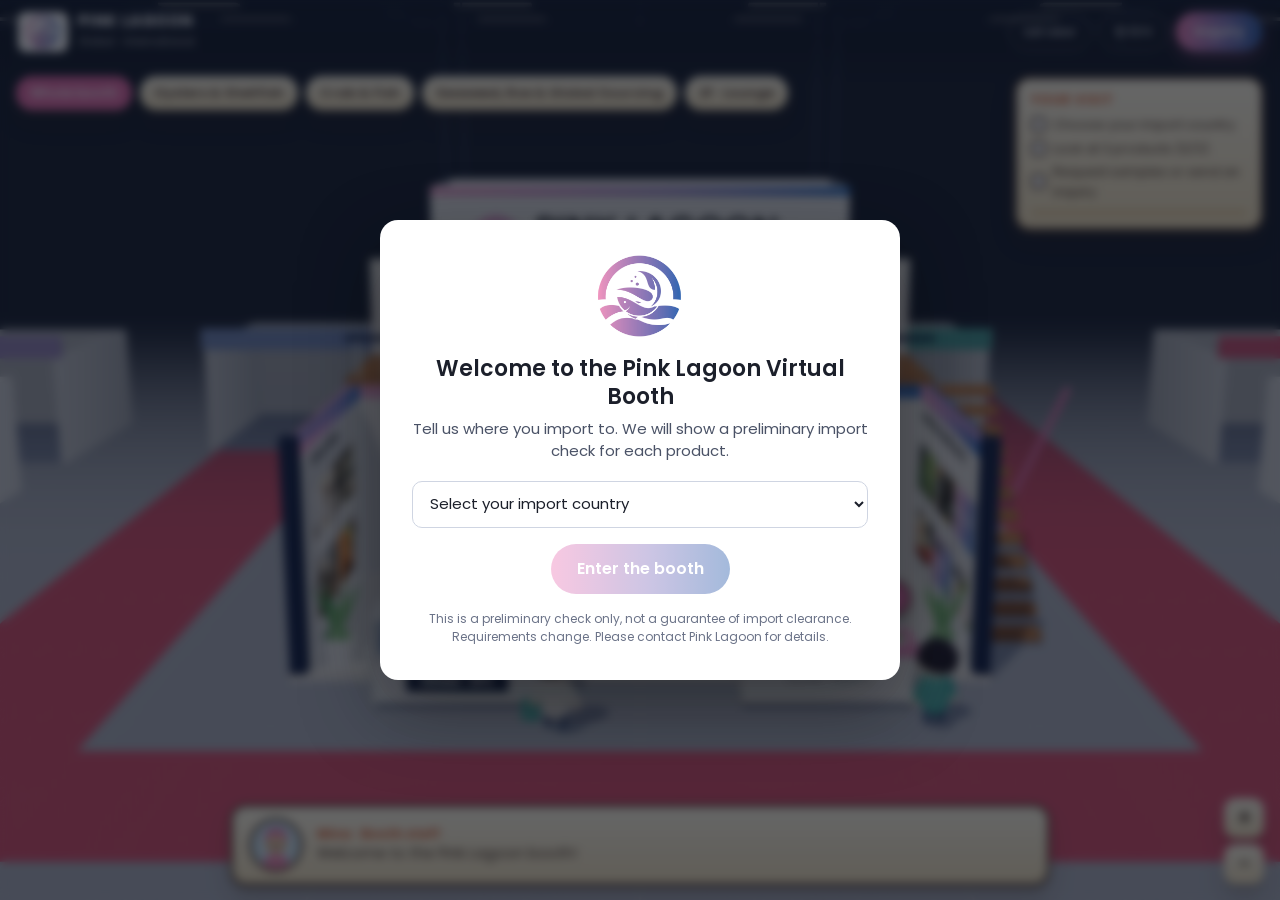
<file: index.html>
<!doctype html>
<html lang="en">
<head>
<meta charset="utf-8">
<meta name="viewport" content="width=device-width, initial-scale=1">
<title>Pink Lagoon Virtual Booth</title>
<style>html,body{margin:0;height:100%;background:#080c17}#pink-lagoon-booth{--plb-height:100vh;--plb-radius:0px}</style>
</head>
<body>
<!-- 단독 실행·iframe용 페이지. 주소 뒤에 ?lang=ko, ?endpoint=https://... 를 붙일 수 있다. -->
<div id="pink-lagoon-booth"></div>
<script src="booth.js" data-mount="manual"></script>
<script>
  var q = new URLSearchParams(location.search);
  PinkLagoonBooth.mount(document.getElementById('pink-lagoon-booth'), { base: './', lang: q.get('lang') || 'en', endpoint: q.get('endpoint') || '', noAutoMail: q.get('noAutoMail') === '1', capture: q.get('capture') === '1' });
</script>
</body>
</html>
</file>
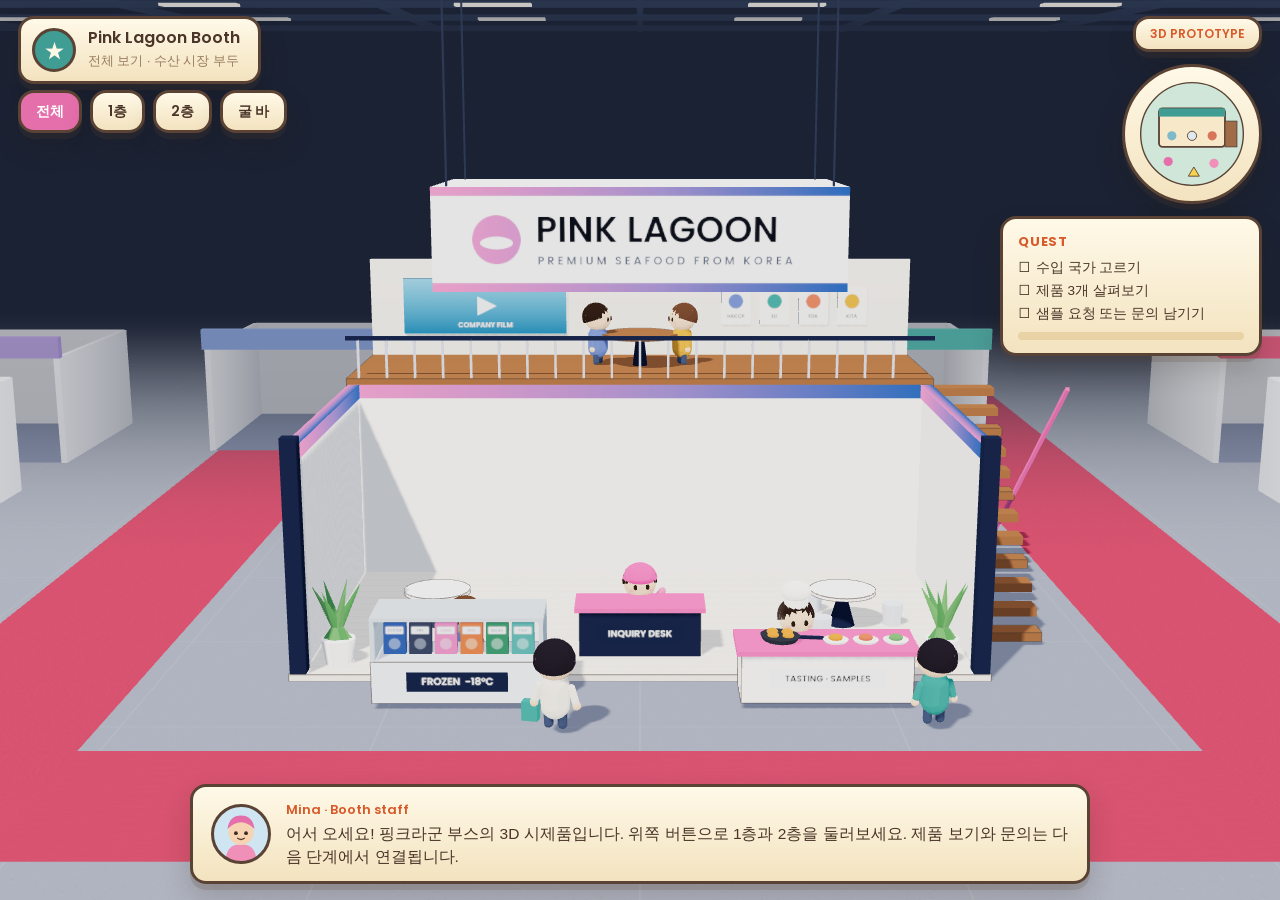
<file: 3d/index.html>
<!doctype html>
<html lang="ko">
<head>
<meta charset="utf-8"><meta name="viewport" content="width=device-width, initial-scale=1">
<title>Pink Lagoon Virtual Booth 3D (prototype)</title>
<style>html,body{margin:0;height:100%;background:#9fd0ea}#b{height:100vh;--plb-radius:0px}</style>
</head>
<body>
<div id="b"></div>
<script type="module">
import { mount } from './embed.js';
const q = new URLSearchParams(location.search);
window.booth = await mount(document.getElementById('b'), { capture: q.has('capture'), manual: q.has('capture'), pixelRatio: +q.get('pr') || undefined, hud: q.get('hud') !== '0', view: q.get('view') || undefined });
window.ready = true;
</script>
</body>
</html>
</file>
